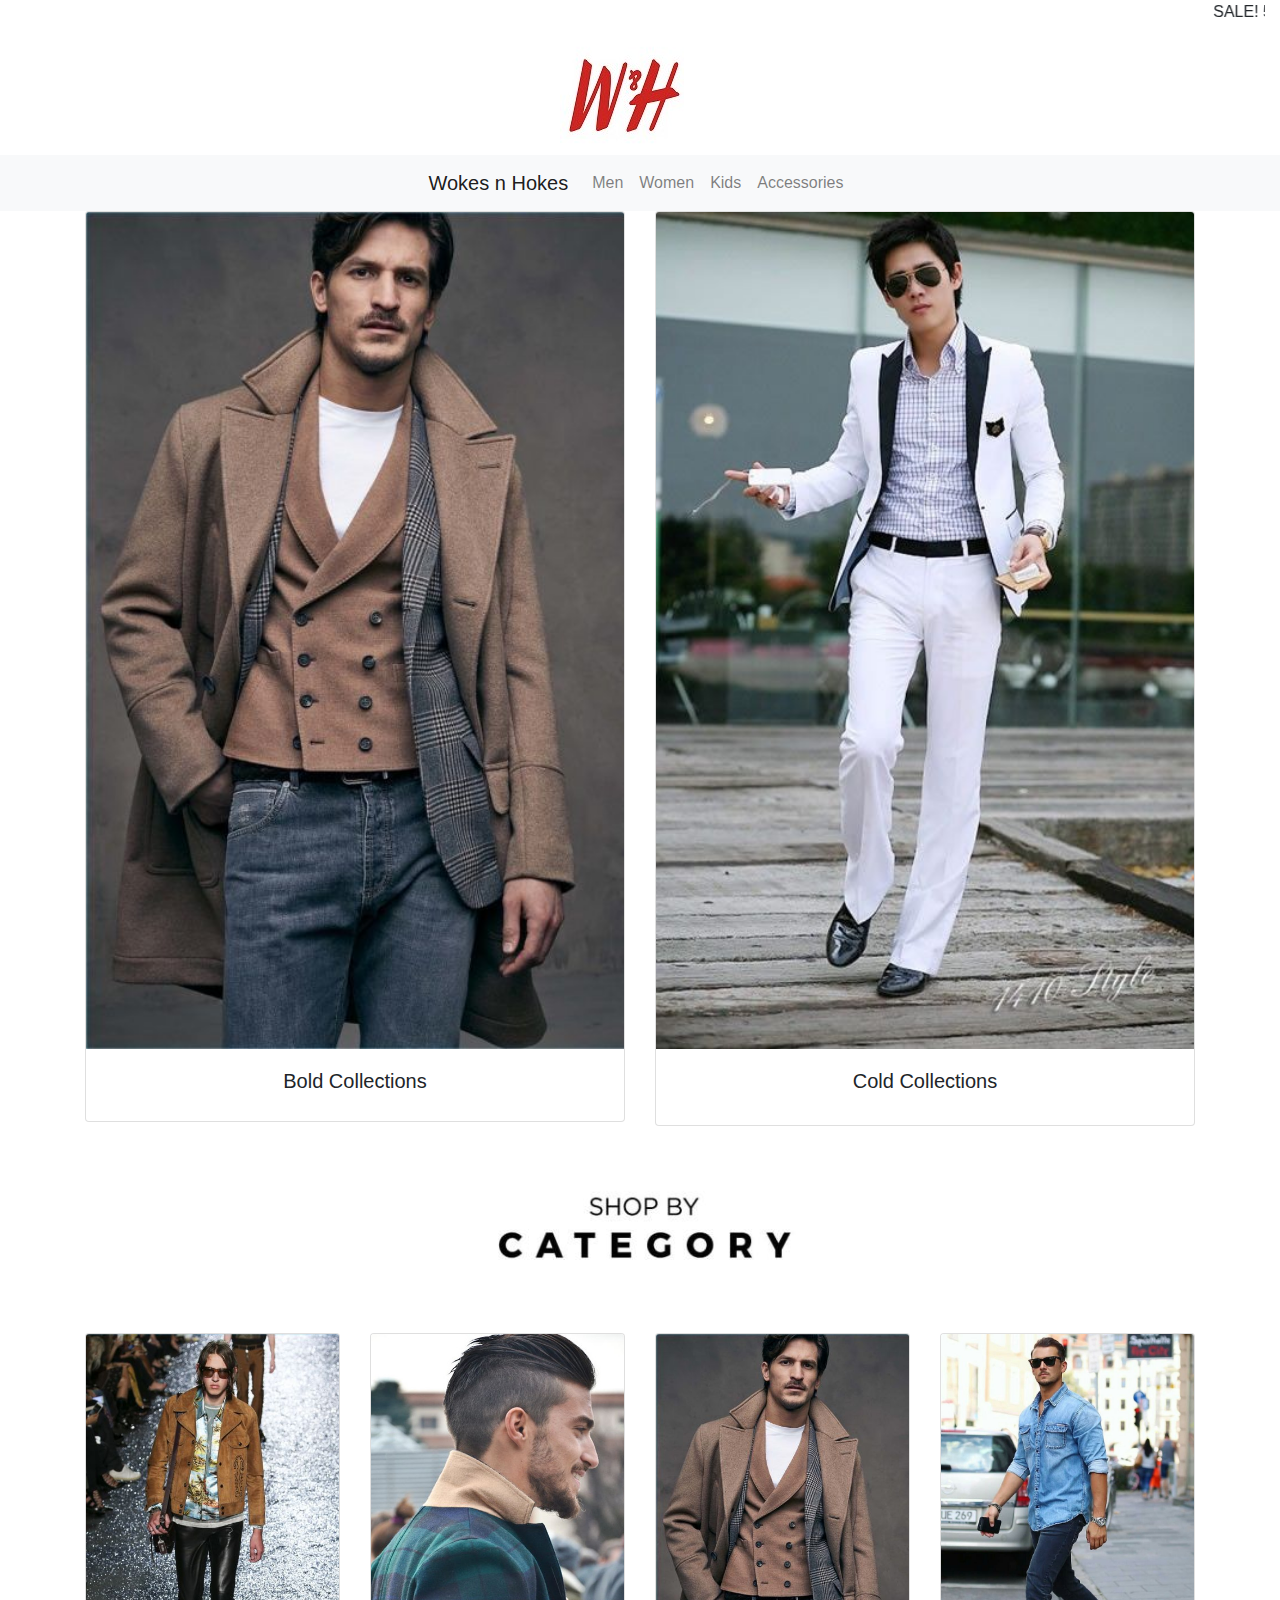
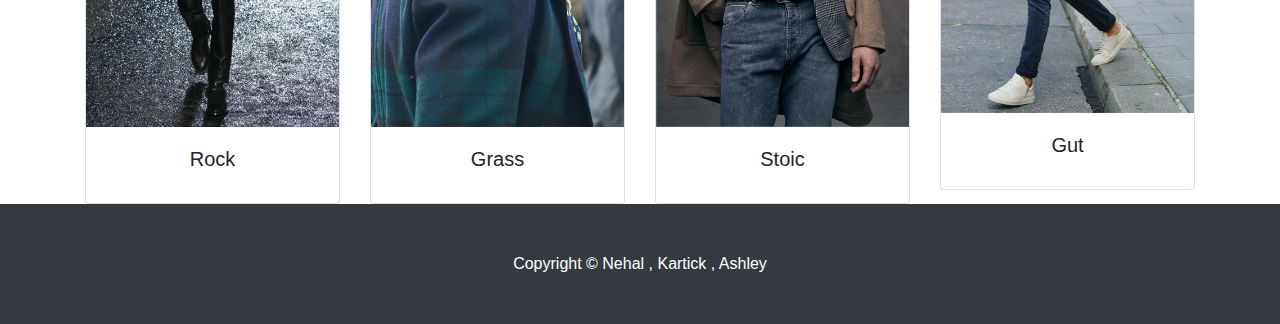
<file: index.html>
<!DOCTYPE html>
<html lang="en">
<head>
    <meta charset="UTF-8">
    <meta name="viewport" content="width=device-width, initial-scale=1, shrink-to-fit=no">
    <meta http-equiv="x-ua-compatible" content="ie=edge">
    <meta name="author" content="Nehal">
    <title>Wokes n Hokes</title>
    <link rel="stylesheet" href="css/bootstrap.min.css" type="text/css">
    <link rel="stylesheet" href="css/bootstrap-reboot.css" type="text/css">



</head>
<body>

    <div class="container-fluid">
        <marquee>SALE! 50%OFF ON SELECTED PRODUCTS</marquee>
    </div>
<div class="container">
    <div class="row">
        <div class="col-lg-6 col-sm-12 offset-lg-5 offset-4">
        <img src="images/WH.jpg">
        </div>
    </div>
</div>
<!-- 11 - Nav-Bar -->
<nav class="navbar navbar-expand-sm navbar-light bg-light sticky-top" data-toggle="affix">
    <div class="mx-auto d-sm-flex d-block flex-sm-nowrap">
        <a class="navbar-brand" href="index.html">Wokes n Hokes</a>
        <button class="navbar-toggler" type="button" data-toggle="collapse" data-target="#navbarsExample11" aria-expanded="false" aria-label="Toggle navigation">
            <span class="navbar-toggler-icon"></span>
        </button>
        <div class="collapse navbar-collapse text-center" id="navbarsExample11">
            <ul class="navbar-nav">
                <li class="nav-item ">
                    <a class="nav-link" href="#">Men</a>
                </li>
                <li class="nav-item">
                    <a class="nav-link" href="#">Women</a>
                </li>
                <li class="nav-item">
                    <a class="nav-link" href="#">Kids</a>
                </li>
                <li class="nav-item">
                    <a class="nav-link" href="#">Accessories</a>
                </li>
            </ul>
        </div>
    </div>
</nav>

































    <div class="container">
        <div class="row">
      <div class="col-lg-6">
        <div class="card">
            <a href="#" > <img class="card-img-top img-fluid"  src="images/1.jpg" alt="Card image cap"> </a>

          <div class="card-body">
            <h5 class=card-title" style="text-align:center">Bold Collections</h5>

          </div>
        </div>
      </div>
      <div class="col-lg-6">
        <div class="card">
          <a href="#" > <img class="card-img-top img-fluid"  src="images/2.jpg" alt="Card image cap"> </a>
          <div class="card-body">
            <h5 class="card-title" style="text-align:center">Cold Collections</h5>

          </div>
        </div>
      </div>
    </div>
        <div class="row">

            <div class="col-12 offset-lg-4 offset-sm-3">
                <img src="images/categore.png">
            </div>
        </div>
        <div class="row">
      <div class="col-sm-6 col-lg-3">
        <div class="card">
            <a href="#" > <img class="card-img-top img-fluid" src="images/3.jpg" alt="Card image cap"> </a>
          <div class="card-body">
            <h5 class="card-title" style="text-align:center">Rock</h5>

          </div>
        </div>
      </div>
      <div class="col-sm-6 col-lg-3">
        <div class="card">
            <a href="#" > <img class="card-img-top img-fluid" src="images/4.jpg" alt="Card image cap"> </a>
          <div class="card-body">
            <h5 class="card-title" style="text-align:center">Grass</h5>
          </div>
        </div>
      </div>

      <div class="col-sm-6 col-lg-3">
        <div class="card">
            <a href="#" > <img class="card-img-top img-fluid" src="images/1.jpg" alt="Card image cap"> </a>
          <div class="card-body">
            <h5 class="card-title" style="text-align:center">Stoic</h5>

          </div>
        </div>
      </div>
      <div class="col-sm-6 col-lg-3">
        <div class="card">
            <a href="#" > <img class="card-img-top img-fluid" src="images/5.jpg" alt="Card image cap"> </a>
          <div class="card-body">
            <h5 class="card-title" style="text-align:center">Gut</h5>

          </div>
        </div>
      </div>
      </div>
    </div>



<footer class="py-5 bg-dark">
      <div class="container">
        <p class="m-0 text-center text-white">Copyright &copy; Nehal , Kartick , Ashley</p>
      </div>
</footer>
</body>
    <script src="https://code.jquery.com/jquery-3.2.1.slim.min.js" integrity="sha384-KJ3o2DKtIkvYIK3UENzmM7KCkRr/rE9/Qpg6aAZGJwFDMVNA/GpGFF93hXpG5KkN" crossorigin="anonymous"></script>
    <script src="https://cdnjs.cloudflare.com/ajax/libs/popper.js/1.12.9/umd/popper.min.js" integrity="sha384-ApNbgh9B+Y1QKtv3Rn7W3mgPxhU9K/ScQsAP7hUibX39j7fakFPskvXusvfa0b4Q" crossorigin="anonymous"></script>
    <script src="https://maxcdn.bootstrapcdn.com/bootstrap/4.0.0/js/bootstrap.min.js" integrity="sha384-JZR6Spejh4U02d8jOt6vLEHfe/JQGiRRSQQxSfFWpi1MquVdAyjUar5+76PVCmYl" crossorigin="anonymous"></script>
</html>
</file>
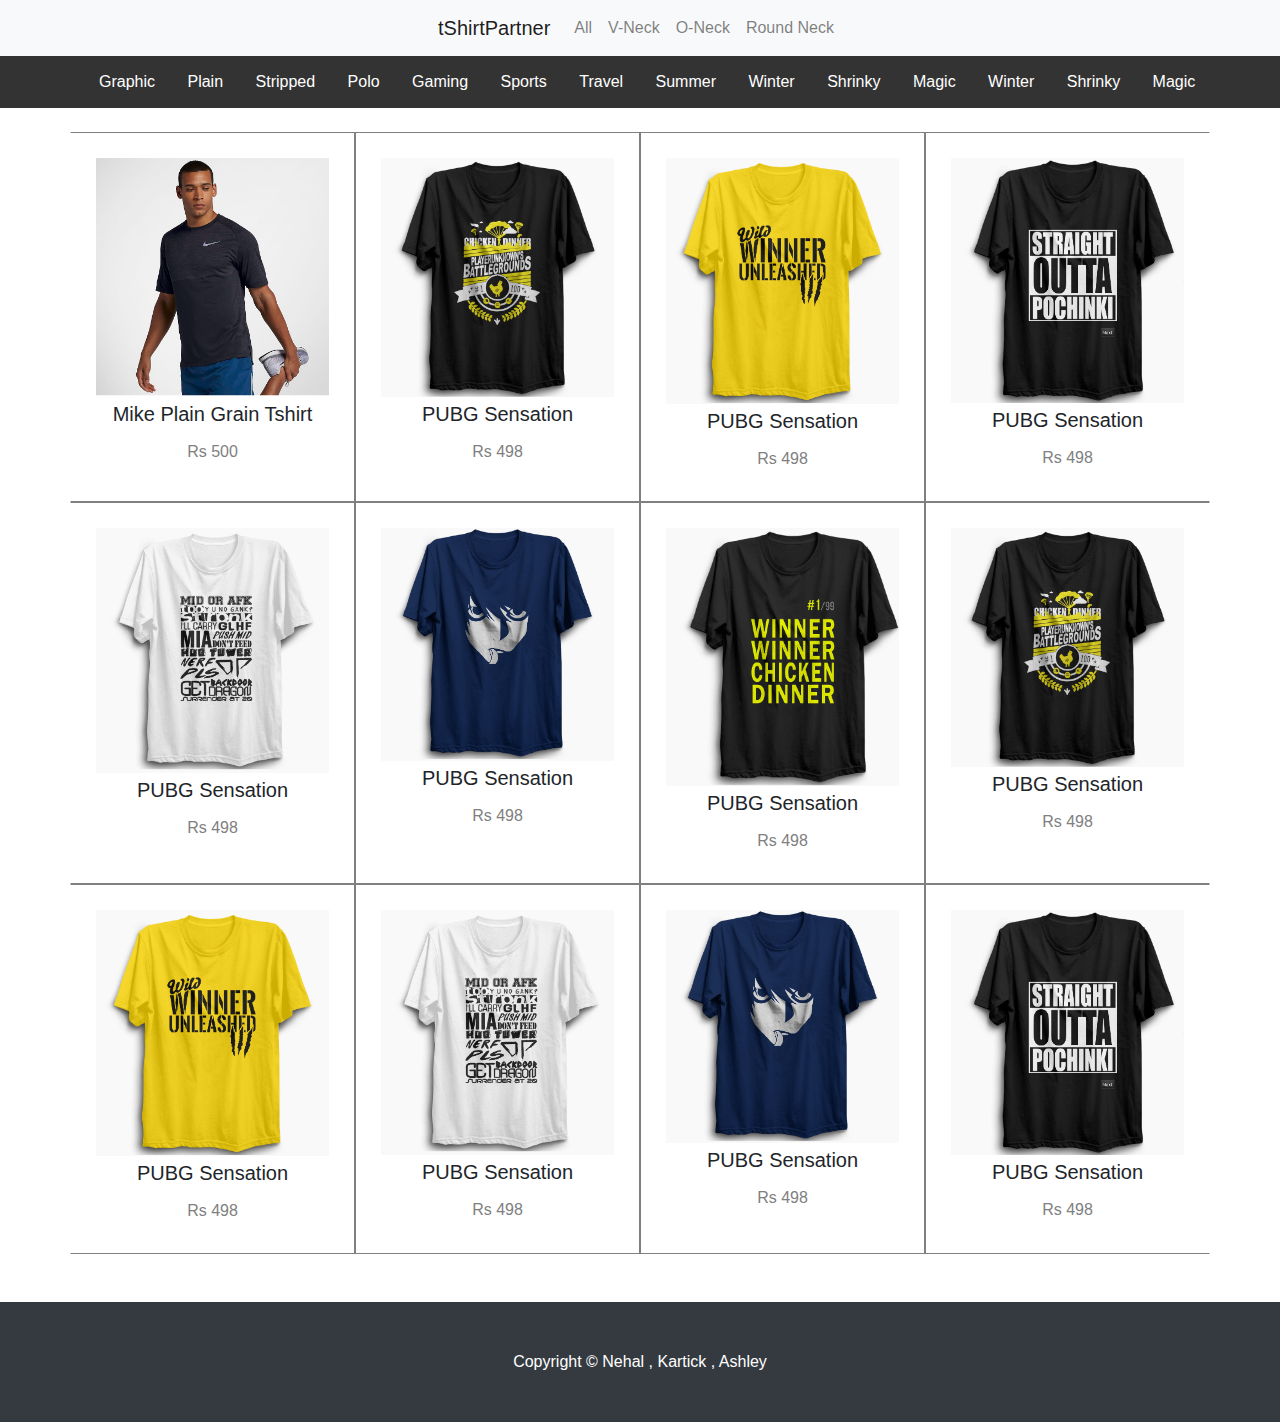
<file: Assg1/category.html>
<!DOCTYPE html>
<html lang="en">
<head>
    <meta charset="UTF-8">
    <meta name="viewport" content="width=device-width, initial-scale=1, shrink-to-fit=no">
    <meta http-equiv="x-ua-compatible" content="ie=edge">
    <meta name="author" content="Nehal">
    <title>tShirtPartner</title>
    <link rel="stylesheet" href="css/bootstrap.min.css" type="text/css">
    <link rel="stylesheet" href="sample.css" type="text/css">
    <link rel="stylesheet" href="css/bootstrap-reboot.css" type="text/css">



</head>
<body>



<!-- 11 - Nav-Bar -->
<nav class="navbar navbar-expand-sm navbar-light bg-light sticky-top" data-toggle="affix">
    <div class="mx-auto d-sm-flex d-block flex-sm-nowrap">
        <a class="navbar-brand" href="index.html">tShirtPartner</a>
        <button class="navbar-toggler" type="button" data-toggle="collapse" data-target="#navbarsExample11" aria-expanded="false" aria-label="Toggle navigation">
            <span class="navbar-toggler-icon"></span>
        </button>
        <div class="collapse navbar-collapse text-center" id="navbarsExample11">
            <ul class="navbar-nav">
                <li class="nav-item ">
                    <a class="nav-link" href="#">All</a>
                </li>
                <li class="nav-item">
                    <a class="nav-link" href="#">V-Neck</a>
                </li>
                <li class="nav-item">
                    <a class="nav-link" href="#">O-Neck</a>
                </li>
                <li class="nav-item">
                    <a class="nav-link" href="#">Round Neck</a>
                </li>
            </ul>
        </div>
    </div>
</nav>

<!-- scrollable -->

<div class="scrollmenu">
  <div id="scroller" class="container">
      <a href="#">Graphic</a>
      <a href="#">Plain</a>
      <a href="#">Stripped</a>
      <a href="#">Polo</a>
      <a href="#">Gaming</a>
      <a href="#">Sports</a>
      <a href="#">Travel</a>
      <a href="#">Summer</a>
      <a href="#">Winter</a>
      <a href="#">Shrinky</a>
      <a href="#">Magic</a>
      <a href="#">Winter</a>
      <a href="#">Shrinky</a>
      <a href="#">Magic</a>

  </div>
</div>

<div>
    <br>
</div>


<div class="container">
    <div class="row">
        <div class="col-6 col-lg-3 boxleft">
                <img src="images/black.png" class="img-fluid" width="300" height="300">
                <h5> <blockquote class="ptext">Mike Plain Grain Tshirt</blockquote> </h5>
                <h6 class="mtext">Rs 500</h6>

            <div id="colorsel" class="col-12 offset-lg-1 col-lg-11">
                <button class="cbutton button1" id="blue"> </button>
                <button class="cbutton button2" id="red">  </button>
                <button class="cbutton button3" id="white"> </button>
                <button class="cbutton button4" id="black"> </button>
            </div>

        </div>
        

        <div class="col-6 col-lg-3 box">
            <img src="images/2.png" class="img-fluid" width="300" height="300">
            <h5> <blockquote class="ptext">PUBG Sensation</blockquote> </h5>
            <h6 class="mtext">Rs 498</h6>

            <div id="colorsel" class="col-12 offset-lg-1 col-lg-11">
                <button class="cbutton button1" id="blue"> </button>
                <button class="cbutton button2" id="red">  </button>
                <button class="cbutton button3" id="white"> </button>
                <button class="cbutton button4" id="black"> </button>
            </div>

        </div>

        <div class="col-6 col-lg-3 box">
            <img src="images/3.png" class="img-fluid" "width="300" height="300">
            <h5> <blockquote class="ptext">PUBG Sensation</blockquote> </h5>
            <h6 class="mtext">Rs 498</h6>

            <div id="colorsel" class="col-12 offset-lg-1 col-lg-11">
                <button class="cbutton button1" id="blue"> </button>
                <button class="cbutton button2" id="red">  </button>
                <button class="cbutton button3" id="white"> </button>
                <button class="cbutton button4" id="black"> </button>
            </div>
        </div>

        <div class="col-6 col-lg-3 boxright">
                <img src="images/4.png" class="img-fluid" width="300" height="300">
                <h5> <blockquote class="ptext">PUBG Sensation</blockquote> </h5>
                <h6 class="mtext">Rs 498</h6>
            <div id="colorsel" class="col-12 offset-lg-1 col-lg-11">
                <button class="cbutton button1" id="blue"> </button>
                <button class="cbutton button2" id="red">  </button>
                <button class="cbutton button3" id="white"> </button>
                <button class="cbutton button4" id="black"> </button>
            </div>

        </div>

        <div class="col-6 col-lg-3 boxleft">
            <img src="images/5.png" class="img-fluid" width="300" height="300">
            <h5> <blockquote class="ptext">PUBG Sensation</blockquote> </h5>
            <h6 class="mtext">Rs 498</h6>
            <div id="colorsel" class="col-12 offset-lg-1 col-lg-11">
                <button class="cbutton button1" id="blue"> </button>
                <button class="cbutton button2" id="red">  </button>
                <button class="cbutton button3" id="white"> </button>
                <button class="cbutton button4" id="black"> </button>
            </div>
        </div>

        <div class="col-6 col-lg-3 box">
            <img src="images/6.png" class="img-fluid" width="300" height="300">
            <h5> <blockquote class="ptext">PUBG Sensation</blockquote> </h5>
            <h6 class="mtext">Rs 498</h6>
            <div id="colorsel" class="col-12 offset-lg-1 col-lg-11">
                <button class="cbutton button1" id="blue"> </button>
                <button class="cbutton button2" id="red">  </button>
                <button class="cbutton button3" id="white"> </button>
                <button class="cbutton button4" id="black"> </button>
            </div>
        </div>

        <div class="col-6 col-lg-3 box">
                <img src="images/1.png" class="img-fluid" width="300" height="300">
                <h5> <blockquote class="ptext">PUBG Sensation</blockquote> </h5>
                <h6 class="mtext">Rs 498</h6>
            <div id="colorsel" class="col-12 offset-lg-1 col-lg-11">
                <button class="cbutton button1" id="blue"> </button>
                <button class="cbutton button2" id="red">  </button>
                <button class="cbutton button3" id="white"> </button>
                <button class="cbutton button4" id="black"> </button>
            </div>
        </div>

        <div class="col-6 col-lg-3 boxright">
            <img src="images/2.png" class="img-fluid" width="300" height="300">
            <h5> <blockquote class="ptext">PUBG Sensation</blockquote> </h5>
            <h6 class="mtext">Rs 498</h6>
            <div id="colorsel" class="col-12 offset-lg-1 col-lg-11">
                <button class="cbutton button1" id="blue"> </button>
                <button class="cbutton button2" id="red">  </button>
                <button class="cbutton button3" id="white"> </button>
                <button class="cbutton button4" id="black"> </button>
            </div>
        </div>

        <div class="col-6 col-lg-3 boxleft">
            <img src="images/3.png" class="img-fluid" width="300" height="300">
            <h5> <blockquote class="ptext">PUBG Sensation</blockquote> </h5>
            <h6 class="mtext">Rs 498</h6>
            <div id="colorsel" class="col-12 offset-lg-1 col-lg-11">
                <button class="cbutton button1" id="blue"> </button>
                <button class="cbutton button2" id="red">  </button>
                <button class="cbutton button3" id="white"> </button>
                <button class="cbutton button4" id="black"> </button>
            </div>
        </div>

        <div class="col-6 col-lg-3 box">
            <img src="images/5.png" class="img-fluid" width="300" height="300">
            <h5> <blockquote class="ptext">PUBG Sensation</blockquote> </h5>
            <h6 class="mtext">Rs 498</h6>
            <div id="colorsel" class="col-12 offset-lg-1 col-lg-11">
                <button class="cbutton button1" id="blue"> </button>
                <button class="cbutton button2" id="red">  </button>
                <button class="cbutton button3" id="white"> </button>
                <button class="cbutton button4" id="black"> </button>
            </div>
        </div>

        <div class="col-6 col-lg-3 box">
            <img src="images/6.png" class="img-fluid" width="300" height="300">
            <h5> <blockquote class="ptext">PUBG Sensation</blockquote> </h5>
            <h6 class="mtext">Rs 498</h6>
            <div id="colorsel" class="col-12 offset-lg-1 col-lg-11">
                <button class="cbutton button1" id="blue"> </button>
                <button class="cbutton button2" id="red">  </button>
                <button class="cbutton button3" id="white"> </button>
                <button class="cbutton button4" id="black"> </button>
            </div>
        </div>

        <div class="col-6 col-lg-3 boxright">
            <img src="images/4.png" class="img-fluid" width="300" height="300">
            <h5> <blockquote class="ptext">PUBG Sensation</blockquote> </h5>
            <h6 class="mtext">Rs 498</h6>
            <div id="colorsel" class="col-12 offset-lg-1 col-lg-11">
                <button class="cbutton button1" id="blue"> </button>
                <button class="cbutton button2" id="red">  </button>
                <button class="cbutton button3" id="white"> </button>
                <button class="cbutton button4" id="black"> </button>
            </div>
        </div>

    </div>
</div>




<br><br>


<footer class="py-5 bg-dark foot">
      <div class="container">
        <p class="m-0 text-center text-white">Copyright &copy; Nehal , Kartick , Ashley</p>
      </div>
</footer>
</body>

     <script src="jquery.js" type="text/javascript"></script>
     <script src="effects.js" type="text/javascript"></script>
    <script src="https://cdnjs.cloudflare.com/ajax/libs/popper.js/1.12.9/umd/popper.min.js" integrity="sha384-ApNbgh9B+Y1QKtv3Rn7W3mgPxhU9K/ScQsAP7hUibX39j7fakFPskvXusvfa0b4Q" crossorigin="anonymous"></script>
    <script src="https://maxcdn.bootstrapcdn.com/bootstrap/4.0.0/js/bootstrap.min.js" integrity="sha384-JZR6Spejh4U02d8jOt6vLEHfe/JQGiRRSQQxSfFWpi1MquVdAyjUar5+76PVCmYl" crossorigin="anonymous"></script>

</html>
</file>
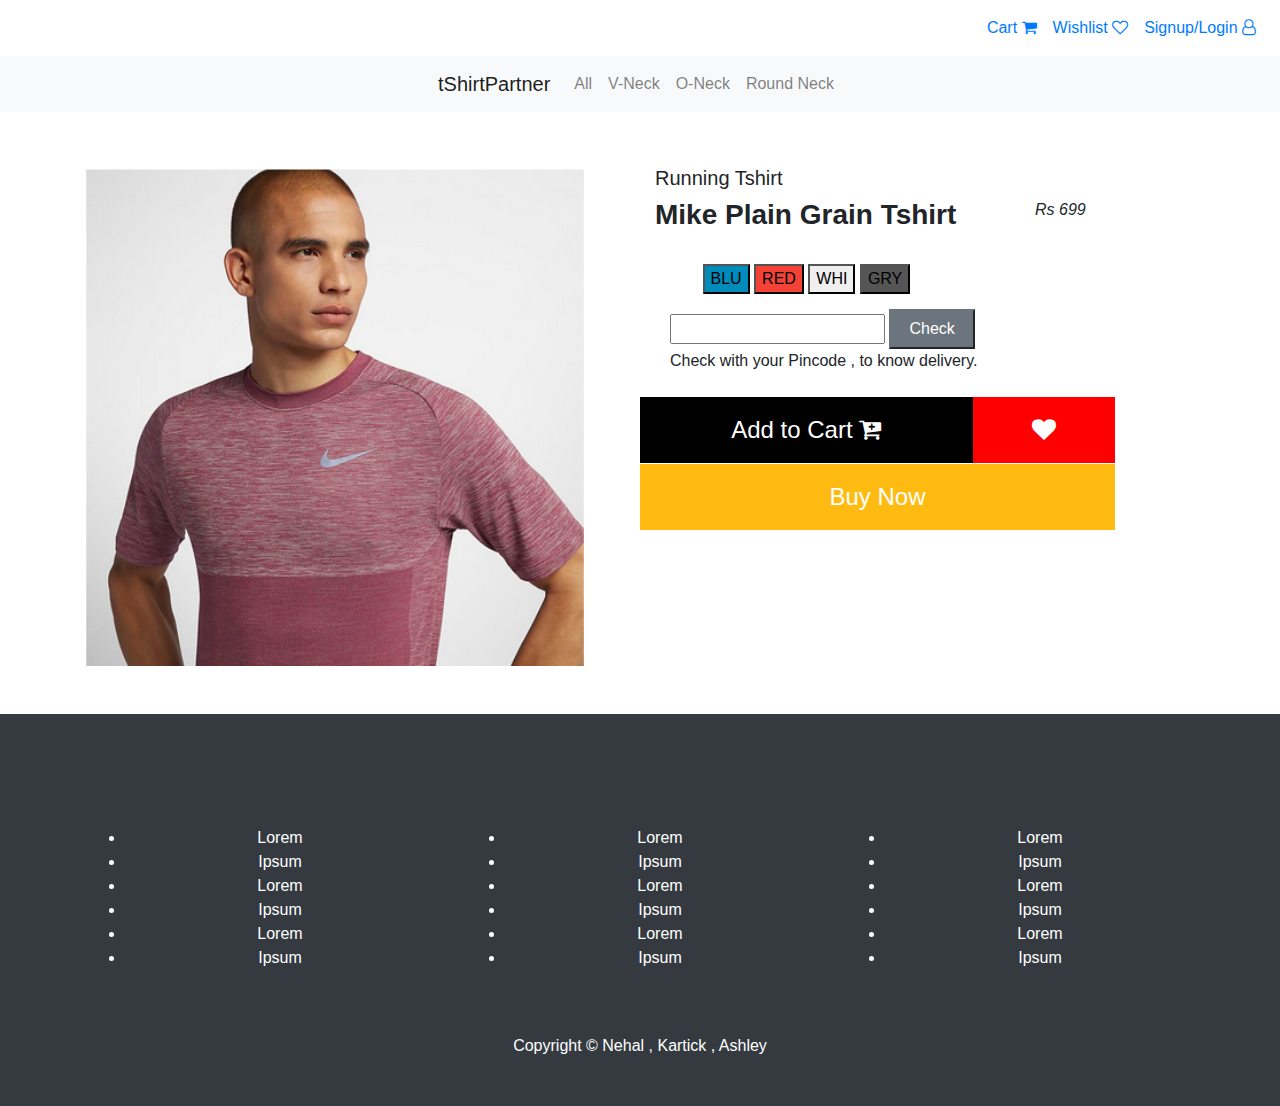
<file: Assg1/info.html>
<!DOCTYPE html>
<html lang="en">
<head>
    <meta charset="UTF-8">
    <meta name="viewport" content="width=device-width, initial-scale=1, shrink-to-fit=no">
    <meta http-equiv="x-ua-compatible" content="ie=edge">
    <meta name="author" content="Nehal">
    <title>tShirtPartner</title>

    <link rel="stylesheet" href="css/bootstrap-reboot.css" type="text/css">
    <link rel="stylesheet" href="css/bootstrap.min.css" type="text/css">
    <link rel="stylesheet" href="sample.css" type="text/css">
    <link rel="stylesheet" type="text/css" href="https://cdnjs.cloudflare.com/ajax/libs/font-awesome/4.7.0/css/font-awesome.css">
    <link rel="stylesheet" type="text/css" href="css/animate.css">



</head>
<body>


<!-- extra nav -->

 <!-- A grey horizontal navbar that becomes vertical on small screens -->
<nav id="removenav" class="navbar navbar-expand-sm bg-inverse justify-content-end">

  <!-- Links -->
  <ul class="navbar-nav">
    <li class="nav-item">
      <a class="nav-link" href="#">Cart <i class="fa fa-shopping-cart" aria-hidden="true"></i></a>
    </li>
    <li class="nav-item">
      <a class="nav-link" href="#">Wishlist <i class="fa fa-heart-o" aria-hidden="true"></i></a>
    </li>
    <li class="nav-item">
      <a class="nav-link" href="#">Signup/Login <i class="fa fa-user-o" aria-hidden="true"></i></a>
    </li>
  </ul>
</nav>


<!-- 11 - Nav-Bar -->
<nav class="navbar navbar-expand-sm navbar-light bg-light sticky-top" data-toggle="affix">
    <div class="mx-auto d-sm-flex d-block flex-sm-nowrap">
        <a class="navbar-brand" href="index.html">tShirtPartner</a>
        <button class="navbar-toggler" type="button" data-toggle="collapse" data-target="#navbarsExample11" aria-expanded="false" aria-label="Toggle navigation">
            <span class="navbar-toggler-icon"></span>
        </button>
        <div class="collapse navbar-collapse text-center" id="navbarsExample11">
            <ul class="navbar-nav">
                <li class="nav-item ">
                    <a class="nav-link" href="#">All</a>
                </li>
                <li class="nav-item">
                    <a class="nav-link" href="#">V-Neck</a>
                </li>
                <li class="nav-item">
                    <a class="nav-link" href="#">O-Neck</a>
                </li>
                <li class="nav-item">
                    <a class="nav-link" href="#">Round Neck</a>
                </li>
            </ul>
        </div>
    </div>
</nav>



<div style="padding-top: 30px">
    <br>
</div>
<div class="container">
    <div class="row">
        <div class="col-lg-6">

            <img src="images/red.png" class="product" height="500" width="500">
            
        </div>
        <div class="col-lg-6">
            <div class="row">
                <div class="col-12">
                    <h5>Running Tshirt</h5>
                </div>
                
            </div>
            <div class="row">
                <div class="col-12 col-lg-8">
                    <h3><b>Mike Plain Grain Tshirt</b></h3>
                </div>
                <div class="col-4">
                    <em>Rs 699</em>
                </div>
            </div>

            <div><br></div>
            <div class="row">
                <div class="offset-1 col-lg-12">
                    <button class="ccbutton button1" id="blue">
                        BLU
                     </button>
                    <button class="ccbutton button2" id="red">
                        RED
                    </button>
                    <button class="ccbutton button3" id="white">
                        WHI
                    </button>
                    <button class="ccbutton button4" id="black">
                        GRY
                    </button>
                </div>
            </div>

            <div class="col-12" style="padding-top: 15px">
                 <input type="text" data-toggle="tooltip" data-placement="top" title="Sorry , We can't deliver here" id="pincode" name="pincode">
                 <button class="btn-secondary" style="padding: 6px 18px 6px;" id="check" >Check</button>
            </div>
            <div class="col-12 avail">
                Check with your Pincode , to know delivery.
                
            </div>
            <br>
            <div class="row" id="sticker">
                    <div class="col-7 cart" > Add to Cart <i class="fa fa-cart-plus"></i></span></div>
                    <div class="col-3 wishlist"> <i class="fa fa-heart"></i></div>
                    <div class="col-12"></div>
                    <div class="col-10 buyNow">Buy Now</div>
            </div>
        </div>
    </div>
</div>













<br><br>

<footer class="py-5 bg-dark foot">
      <div class="container" style="padding-top: 5%;padding-bottom: 0%">
        <div class="row">
            <div class="col-4">
              <ul class="text-center text-white">
                <li>Lorem</li>
                <li>Ipsum</li>
                <li>Lorem</li>
                <li>Ipsum</li>
                <li>Lorem</li>
                <li>Ipsum</li>
            </ul>  
            </div>

            <div class="col-4">
                <ul class="text-center text-white">
                <li>Lorem</li>
                <li>Ipsum</li>
                <li>Lorem</li>
                <li>Ipsum</li>
                <li>Lorem</li>
                <li>Ipsum</li>
            </ul>
            </div>

            <div class="col-4">
                <ul class="text-center text-white">
                <li>Lorem</li>
                <li>Ipsum</li>
                <li>Lorem</li>
                <li>Ipsum</li>
                <li>Lorem</li>
                <li>Ipsum</li>
            </ul>
            </div>

        </div>
        <br><br>
        <p class="m-0 text-center text-white">Copyright &copy; Nehal , Kartick , Ashley</p>
      </div>
</footer>
</body>

     <script src="jquery.js" type="text/javascript"></script>
     <script src="effects.js" type="text/javascript"></script>
    <script src="https://cdnjs.cloudflare.com/ajax/libs/popper.js/1.12.9/umd/popper.min.js" integrity="sha384-ApNbgh9B+Y1QKtv3Rn7W3mgPxhU9K/ScQsAP7hUibX39j7fakFPskvXusvfa0b4Q" crossorigin="anonymous"></script>
    
    <script src="js/bootstrap.min.js" type="text/javascript"></script>


</html>
</file>
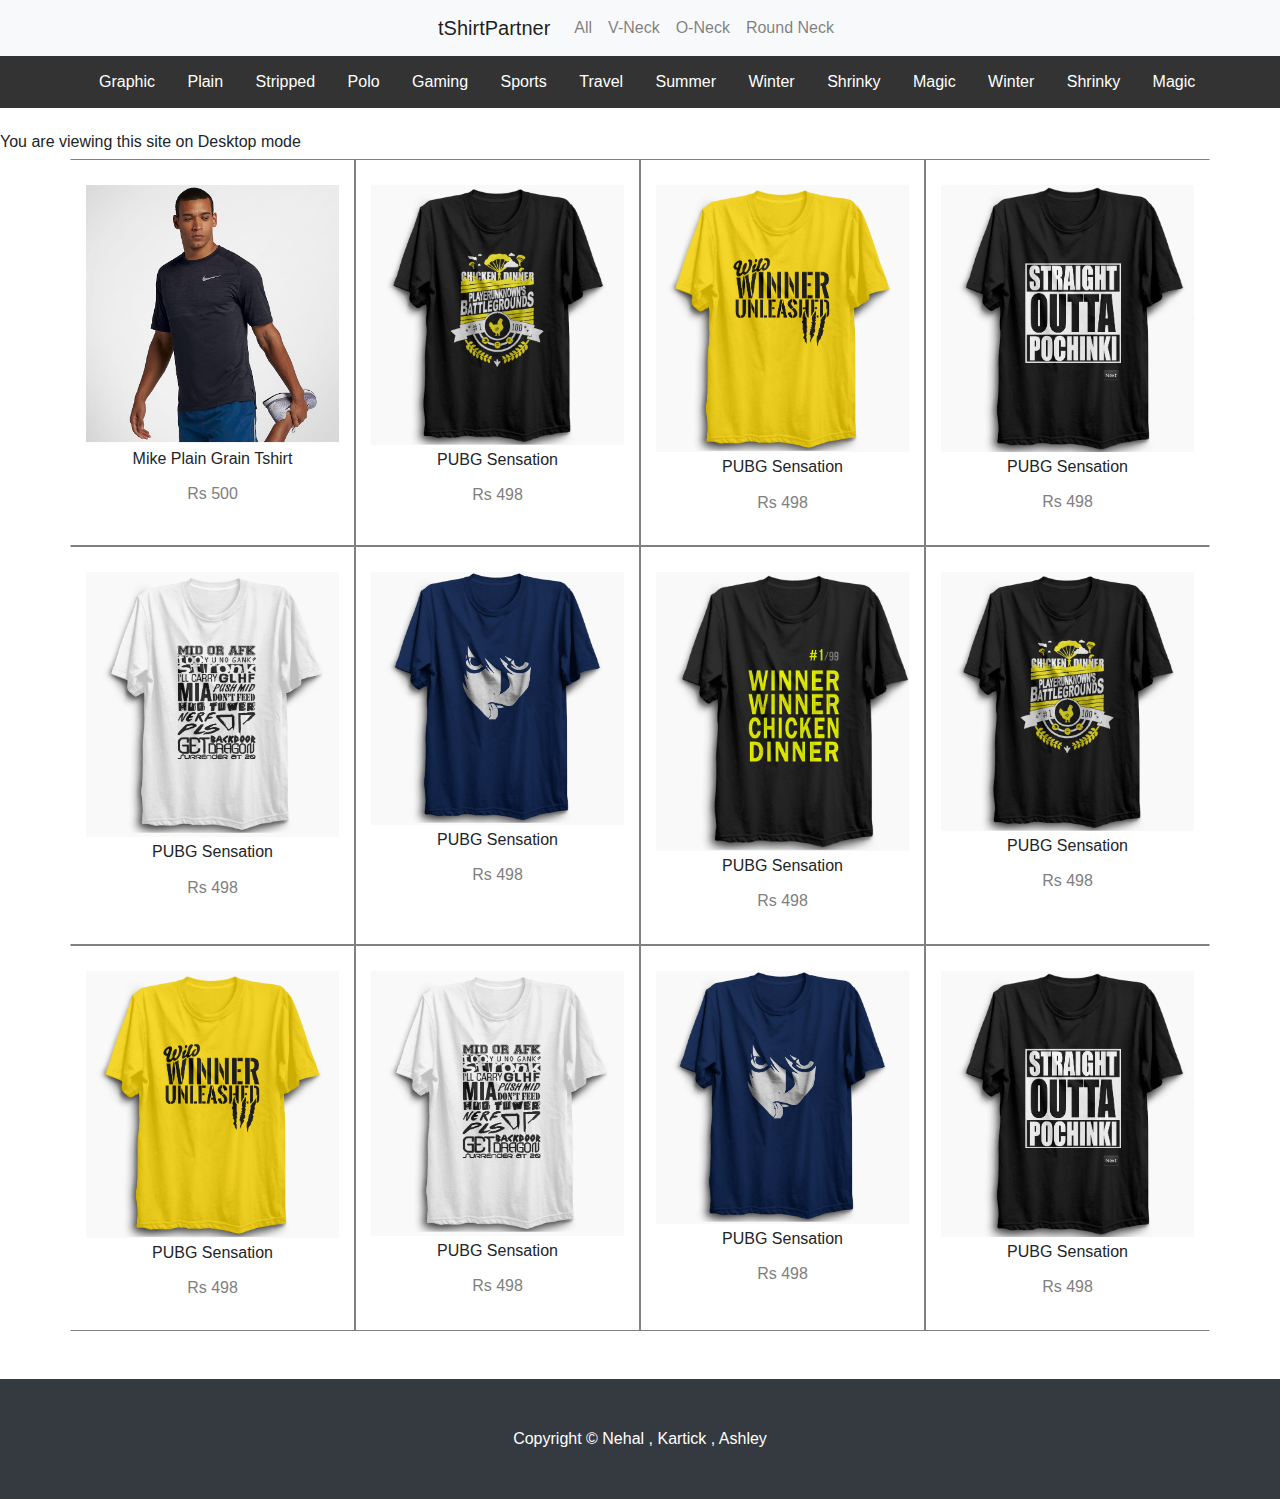
<file: Assg1/mediaQ.html>
<!DOCTYPE html>
<html lang="en">
<head>
    <meta charset="UTF-8">
    <meta name="viewport" content="width=device-width, initial-scale=1, shrink-to-fit=no">
    <meta http-equiv="x-ua-compatible" content="ie=edge">
    <meta name="author" content="Nehal">
    <title>tShirtPartner</title>
    <link rel="stylesheet" href="css/bootstrap.min.css" type="text/css">
    <link rel="stylesheet" href="sample.css" type="text/css">
    <link rel="stylesheet" href="mediaQ.css" type="text/css">
    <link rel="stylesheet" href="css/bootstrap-reboot.css" type="text/css">



</head>
<body>



<!-- 11 - Nav-Bar -->
<nav class="navbar navbar-expand-sm navbar-light bg-light sticky-top" data-toggle="affix">
    <div class="mx-auto d-sm-flex d-block flex-sm-nowrap">
        <a class="navbar-brand" href="index.html">tShirtPartner</a>
        <button class="navbar-toggler" type="button" data-toggle="collapse" data-target="#navbarsExample11" aria-expanded="false" aria-label="Toggle navigation">
            <span class="navbar-toggler-icon"></span>
        </button>
        <div class="collapse navbar-collapse text-center" id="navbarsExample11">
            <ul class="navbar-nav">
                <li class="nav-item ">
                    <a class="nav-link" href="#">All</a>
                </li>
                <li class="nav-item">
                    <a class="nav-link" href="#">V-Neck</a>
                </li>
                <li class="nav-item">
                    <a class="nav-link" href="#">O-Neck</a>
                </li>
                <li class="nav-item">
                    <a class="nav-link" href="#">Round Neck</a>
                </li>
            </ul>
        </div>
    </div>
</nav>

<!-- scrollable -->

<div class="scrollmenu">
  <div id="scroller" class="container">
      <a href="#">Graphic</a>
      <a href="#">Plain</a>
      <a href="#">Stripped</a>
      <a href="#">Polo</a>
      <a href="#">Gaming</a>
      <a href="#">Sports</a>
      <a href="#">Travel</a>
      <a href="#">Summer</a>
      <a href="#">Winter</a>
      <a href="#">Shrinky</a>
      <a href="#">Magic</a>
      <a href="#">Winter</a>
      <a href="#">Shrinky</a>
      <a href="#">Magic</a>

  </div>
</div>

<div>
    <br>
    <h5 id="mob">You are viewing this site on mobile mode</h5>
    <h5 id="desk">You are viewing this site on Desktop mode</h5>
</div>


<div class="container">
    <div class="row">
        <div class="mobileV desktopV boxleft">
                <img src="images/black.png" class="img-fluid" width="300" height="300">
                <h5> <blockquote class="ptext">Mike Plain Grain Tshirt</blockquote> </h5>
                <h6 class="mtext">Rs 500</h6>

            <div id="colorsel" class="col-12 offset-lg-1 col-lg-11">
                <button class="cbutton button1" id="blue"> </button>
                <button class="cbutton button2" id="red">  </button>
                <button class="cbutton button3" id="white"> </button>
                <button class="cbutton button4" id="black"> </button>
            </div>

        </div>
        

        <div class="mobileV desktopV box">
            <img src="images/2.png" class="img-fluid" width="300" height="300">
            <h5> <blockquote class="ptext">PUBG Sensation</blockquote> </h5>
            <h6 class="mtext">Rs 498</h6>

            <div id="colorsel" class="col-12 offset-lg-1 col-lg-11">
                <button class="cbutton button1" id="blue"> </button>
                <button class="cbutton button2" id="red">  </button>
                <button class="cbutton button3" id="white"> </button>
                <button class="cbutton button4" id="black"> </button>
            </div>

        </div>

        <div class="mobileV desktopV box">
            <img src="images/3.png" class="img-fluid" "width="300" height="300">
            <h5> <blockquote class="ptext">PUBG Sensation</blockquote> </h5>
            <h6 class="mtext">Rs 498</h6>

            <div id="colorsel" class="col-12 offset-lg-1 col-lg-11">
                <button class="cbutton button1" id="blue"> </button>
                <button class="cbutton button2" id="red">  </button>
                <button class="cbutton button3" id="white"> </button>
                <button class="cbutton button4" id="black"> </button>
            </div>
        </div>

        <div class="mobileV desktopV boxright">
                <img src="images/4.png" class="img-fluid" width="300" height="300">
                <h5> <blockquote class="ptext">PUBG Sensation</blockquote> </h5>
                <h6 class="mtext">Rs 498</h6>
            <div id="colorsel" class="col-12 offset-lg-1 col-lg-11">
                <button class="cbutton button1" id="blue"> </button>
                <button class="cbutton button2" id="red">  </button>
                <button class="cbutton button3" id="white"> </button>
                <button class="cbutton button4" id="black"> </button>
            </div>

        </div>

        <div class="mobileV desktopV boxleft">
            <img src="images/5.png" class="img-fluid" width="300" height="300">
            <h5> <blockquote class="ptext">PUBG Sensation</blockquote> </h5>
            <h6 class="mtext">Rs 498</h6>
            <div id="colorsel" class="col-12 offset-lg-1 col-lg-11">
                <button class="cbutton button1" id="blue"> </button>
                <button class="cbutton button2" id="red">  </button>
                <button class="cbutton button3" id="white"> </button>
                <button class="cbutton button4" id="black"> </button>
            </div>
        </div>

        <div class="mobileV desktopV box">
            <img src="images/6.png" class="img-fluid" width="300" height="300">
            <h5> <blockquote class="ptext">PUBG Sensation</blockquote> </h5>
            <h6 class="mtext">Rs 498</h6>
            <div id="colorsel" class="col-12 offset-lg-1 col-lg-11">
                <button class="cbutton button1" id="blue"> </button>
                <button class="cbutton button2" id="red">  </button>
                <button class="cbutton button3" id="white"> </button>
                <button class="cbutton button4" id="black"> </button>
            </div>
        </div>

        <div class="mobileV desktopV box">
                <img src="images/1.png" class="img-fluid" width="300" height="300">
                <h5> <blockquote class="ptext">PUBG Sensation</blockquote> </h5>
                <h6 class="mtext">Rs 498</h6>
            <div id="colorsel" class="col-12 offset-lg-1 col-lg-11">
                <button class="cbutton button1" id="blue"> </button>
                <button class="cbutton button2" id="red">  </button>
                <button class="cbutton button3" id="white"> </button>
                <button class="cbutton button4" id="black"> </button>
            </div>
        </div>

        <div class="mobileV desktopV boxright">
            <img src="images/2.png" class="img-fluid" width="300" height="300">
            <h5> <blockquote class="ptext">PUBG Sensation</blockquote> </h5>
            <h6 class="mtext">Rs 498</h6>
            <div id="colorsel" class="col-12 offset-lg-1 col-lg-11">
                <button class="cbutton button1" id="blue"> </button>
                <button class="cbutton button2" id="red">  </button>
                <button class="cbutton button3" id="white"> </button>
                <button class="cbutton button4" id="black"> </button>
            </div>
        </div>

        <div class="mobileV desktopV boxleft">
            <img src="images/3.png" class="img-fluid" width="300" height="300">
            <h5> <blockquote class="ptext">PUBG Sensation</blockquote> </h5>
            <h6 class="mtext">Rs 498</h6>
            <div id="colorsel" class="col-12 offset-lg-1 col-lg-11">
                <button class="cbutton button1" id="blue"> </button>
                <button class="cbutton button2" id="red">  </button>
                <button class="cbutton button3" id="white"> </button>
                <button class="cbutton button4" id="black"> </button>
            </div>
        </div>

        <div class="mobileV desktopV box">
            <img src="images/5.png" class="img-fluid" width="300" height="300">
            <h5> <blockquote class="ptext">PUBG Sensation</blockquote> </h5>
            <h6 class="mtext">Rs 498</h6>
            <div id="colorsel" class="col-12 offset-lg-1 col-lg-11">
                <button class="cbutton button1" id="blue"> </button>
                <button class="cbutton button2" id="red">  </button>
                <button class="cbutton button3" id="white"> </button>
                <button class="cbutton button4" id="black"> </button>
            </div>
        </div>

        <div class="mobileV desktopV box">
            <img src="images/6.png" class="img-fluid" width="300" height="300">
            <h5> <blockquote class="ptext">PUBG Sensation</blockquote> </h5>
            <h6 class="mtext">Rs 498</h6>
            <div id="colorsel" class="col-12 offset-lg-1 col-lg-11">
                <button class="cbutton button1" id="blue"> </button>
                <button class="cbutton button2" id="red">  </button>
                <button class="cbutton button3" id="white"> </button>
                <button class="cbutton button4" id="black"> </button>
            </div>
        </div>

        <div class="mobileV desktopV boxright">
            <img src="images/4.png" class="img-fluid" width="300" height="300">
            <h5> <blockquote class="ptext">PUBG Sensation</blockquote> </h5>
            <h6 class="mtext">Rs 498</h6>
            <div id="colorsel" class="col-12 offset-lg-1 col-lg-11">
                <button class="cbutton button1" id="blue"> </button>
                <button class="cbutton button2" id="red">  </button>
                <button class="cbutton button3" id="white"> </button>
                <button class="cbutton button4" id="black"> </button>
            </div>
        </div>

    </div>
</div>




<br><br>


<footer class="py-5 bg-dark foot">
      <div class="container">
        <p class="m-0 text-center text-white">Copyright &copy; Nehal , Kartick , Ashley</p>
      </div>
</footer>
</body>

     <script src="jquery.js" type="text/javascript"></script>
     <script src="effects.js" type="text/javascript"></script>
    <script src="https://cdnjs.cloudflare.com/ajax/libs/popper.js/1.12.9/umd/popper.min.js" integrity="sha384-ApNbgh9B+Y1QKtv3Rn7W3mgPxhU9K/ScQsAP7hUibX39j7fakFPskvXusvfa0b4Q" crossorigin="anonymous"></script>
    <script src="https://maxcdn.bootstrapcdn.com/bootstrap/4.0.0/js/bootstrap.min.js" integrity="sha384-JZR6Spejh4U02d8jOt6vLEHfe/JQGiRRSQQxSfFWpi1MquVdAyjUar5+76PVCmYl" crossorigin="anonymous"></script>

</html>
</file>
<file: Assg1/sample.css>
footer {
	padding-top: 40px
}


.boxleft {
	width: auto;
    height: auto;
    padding: 25px;
    border: 0.5px solid grey;
    box-sizing: border-box;
    border-left-color: white
}
.box {
	width: auto;
    height: auto;
    padding: 25px;
    border: 0.5px solid grey;
    box-sizing: border-box;
}
.boxright {
	width: auto;
    height: auto;
    padding: 25px;
    border: 0.5px solid grey;
    box-sizing: border-box;
	border-right-color: white
}

.padder{
	padding: 15px 15px 15px 35px;
}


div#colorsel{
    position:absolute;
    bottom: -5px;
    display: none;
    -webkit-transition: bottom 0.8s ease;
    -moz-transition: bottom 0.8s ease;
    -o-transition: bottom 0.8s ease;
    -ms-transition: bottom 0.8s ease;
    transition: bottom 0.8s ease;
}

div:hover > div#colorsel{
    display: block;
    padding-bottom: 18px;
    padding-left: 35px;
}


/* Product Info Page*/

.cart{

    background-color: black;
    padding: 15px;
    color: white;
    text-align: center;
    font-size: 24px;
}

.wishlist{
    padding: 15px;
    color: white;
    text-align: center;
    font-size: 24px;
    background-color: red;

}

.buyNow{
    padding: 15px;
    color: white;
    text-align: center;
    font-size: 24px;
    background-color: #ffbb12;
}

/**/



div.scrollmenu {
    background-color: #333;
    overflow: auto;
    white-space: nowrap;
}

div.scrollmenu a {
    display: inline-block;
    color: white;
    text-align: center;
    padding: 14px;
    text-decoration: none;
}

div.scrollmenu a:hover {
    background-color: #777;
}

.ptext {
	padding-top: 5px;
	text-align: center;
}

.mtext {
	color : grey;
	text-align: center;
}




.cbutton {
    background-color: white; /* Green */
    border: none;
    color: white;
    padding: 10px 10px;
    text-align: center;
    text-decoration: none;
    display: inline-block;
    font-size: 8px;
    border : 1px solid black;
}

.button1 {background-color: #008CBA;} /* Blue */
.button2 {background-color: #f44336;} /* Red */
.button3 {color: black;} /* White */
.button4 {background-color: #555555;} /* Black */

.cbutton:hover {
	background-color: #777;
}

/*.stickbot {
    position: fixed;
    bottom: 0;
    width: 100%
    padding-bottom: 30px;
}

.main {
  padding-bottom: 40px 
}*/
</file>
<file: Assg1/mediaQ.css>
.mobileV,.desktopV {
	position: relative;
  	width: 100%;
  	min-height: 1px;
  	padding-right: 15px;
  	padding-left: 15px;
}


@media screen and (max-width: 500px) {
  .mobileV {
    -webkit-box-flex: 0;
  	-ms-flex: 0 0 50%;
  	flex: 0 0 50%;
  	max-width: 50%;
  }
  #desk{
  	display: none;
  }
  h5{
  	font-size: 12px;
  }
}



@media screen and (min-width: 501px) , (orientation: landscape) {
  .desktopV {
    -webkit-box-flex: 0;
    -ms-flex: 0 0 25%;
    flex: 0 0 25%;
    max-width: 25%;
  }
  #mob{
  	display: none;
  }
  #desk{
  	display: block;
  }
    h5{
  	font-size: 16px;
  }
}
</file>
